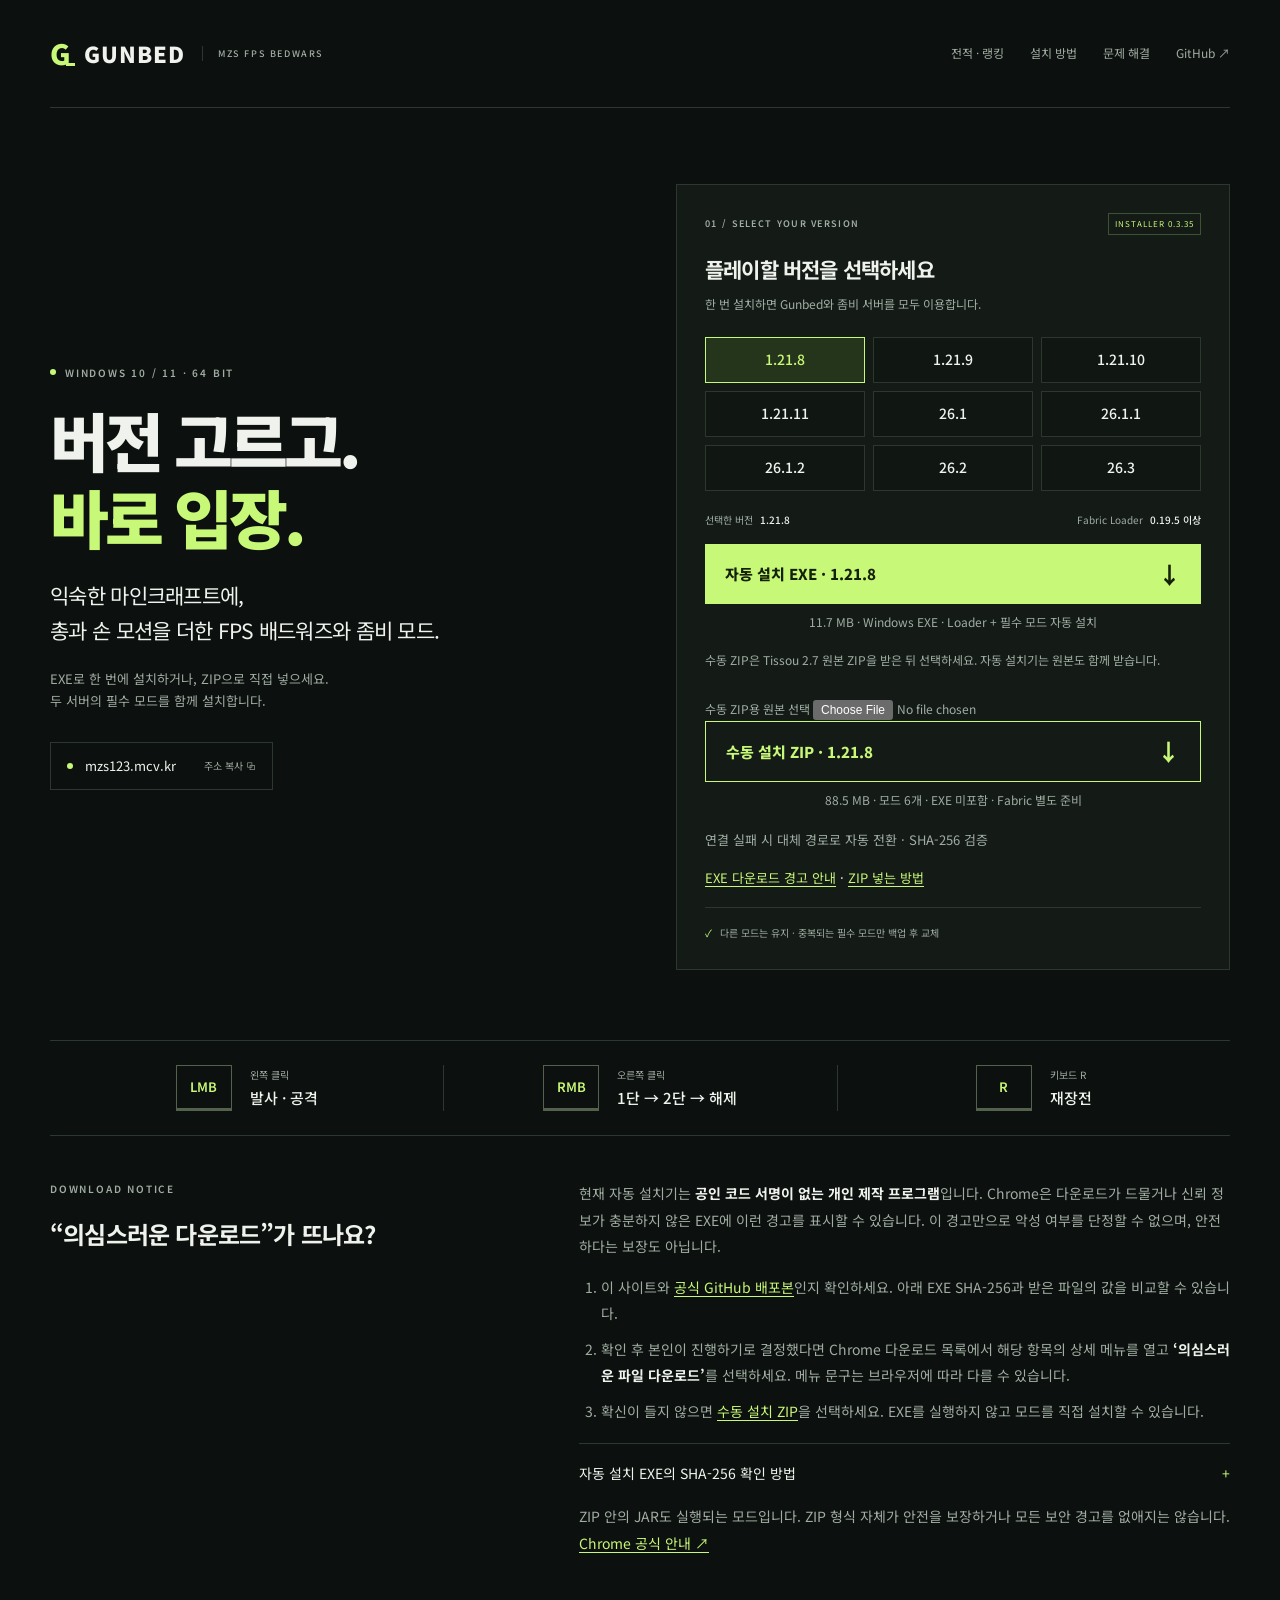
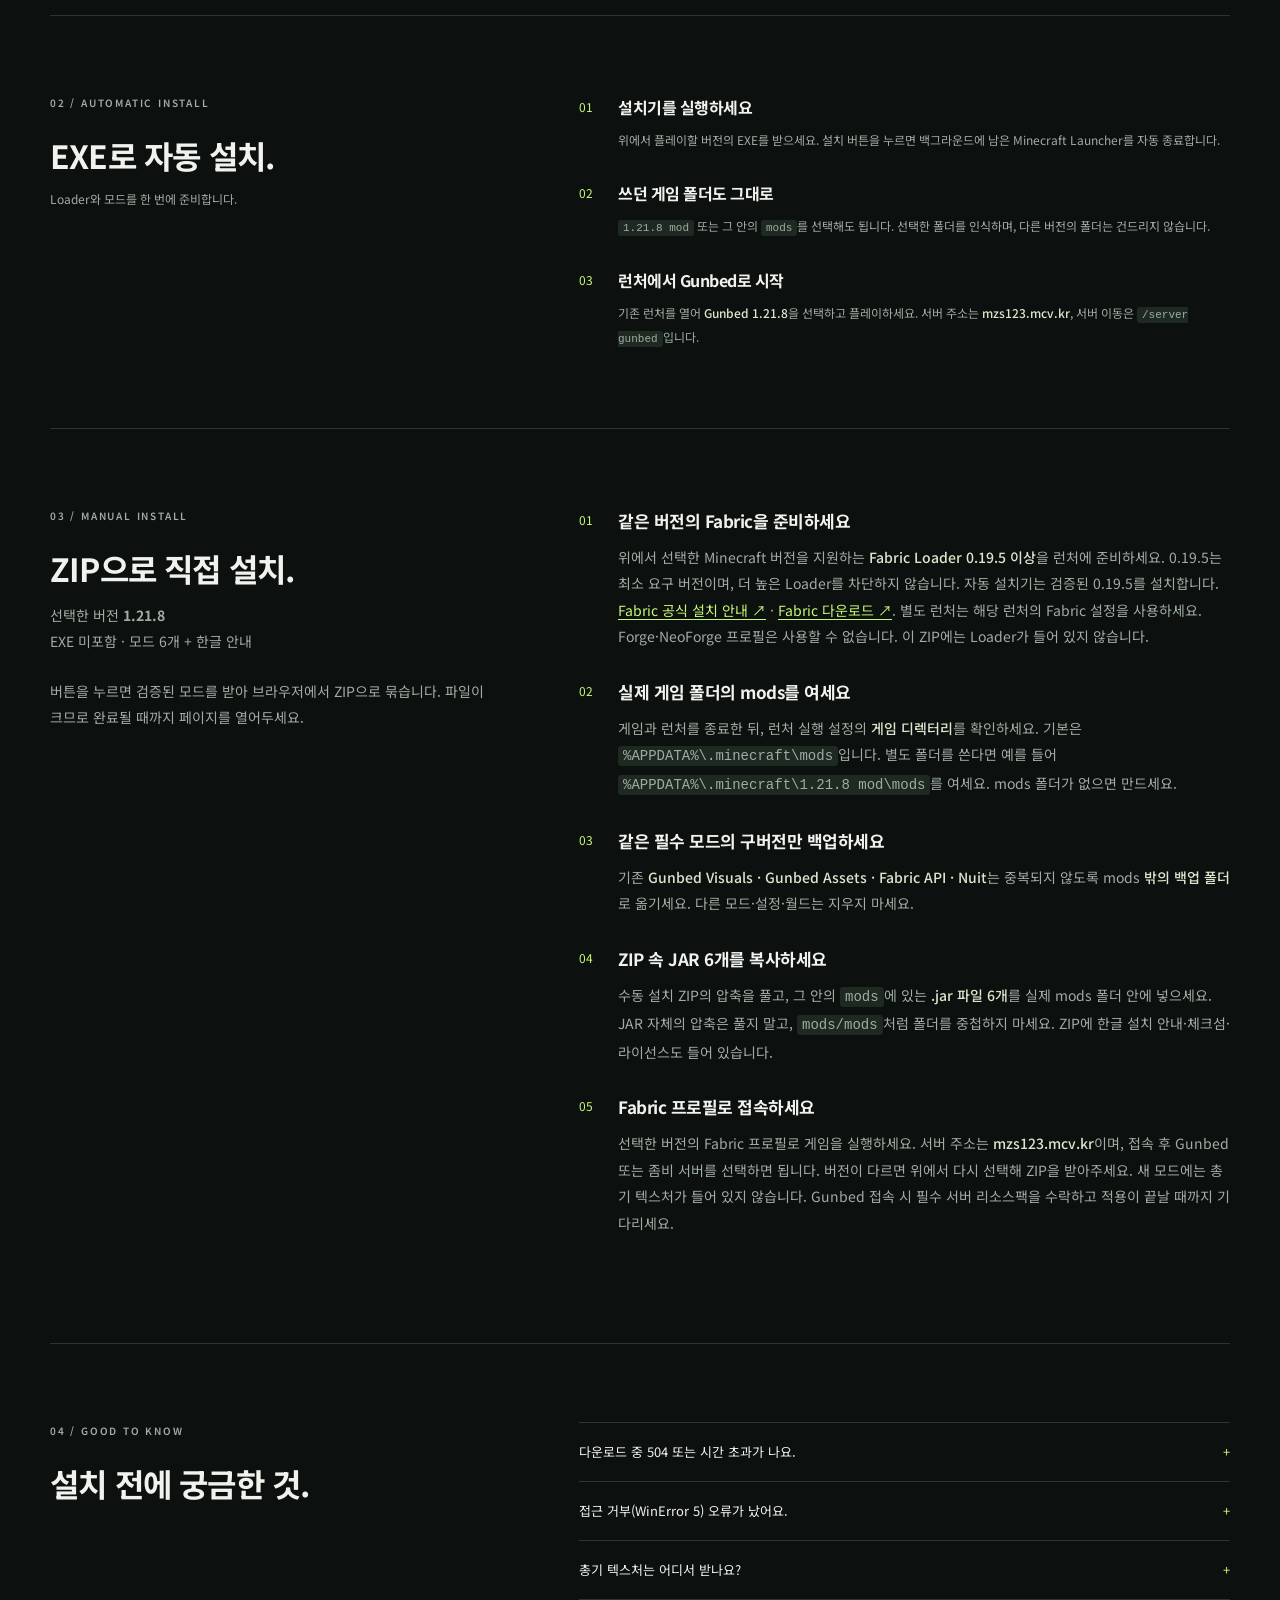
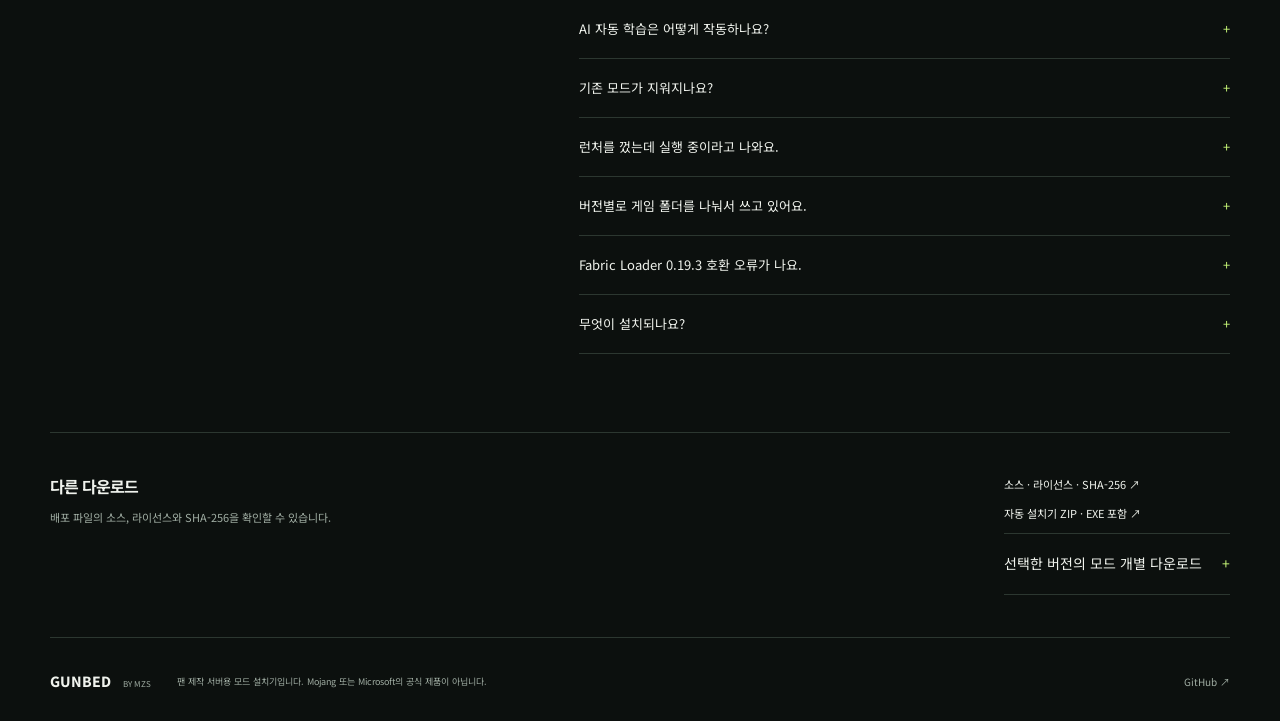
<file: docs/index.html>
<!doctype html>
<html lang="ko">
<head>
  <meta charset="utf-8"><meta name="viewport" content="width=device-width, initial-scale=1">
  <meta name="description" content="Gunbed FPS 배드워즈 · 좀비 서버 통합 모드 설치기. 마인크래프트 버전을 선택하고 설치하세요. 기존 모드와 버전별 게임 폴더는 유지합니다.">
  <meta name="theme-color" content="#0c100e"><title>Gunbed · 좀비 — 통합 모드 다운로드</title>
  <link rel="stylesheet" href="style.css?v=20261125-zombie"><script src="download-core.js?v=0.3.19" defer></script><script src="manual-pack.js?v=20261125-zombie" defer></script><script src="tissou-local.js?v=20261125-zombie" defer></script><script src="app.js?v=20261128-0333-display" defer></script>
</head>
<body>
<header class="header wrap">
  <a class="brand" href="./" aria-label="Gunbed 홈"><span class="mark" aria-hidden="true">G<span></span></span> GUNBED <small>MZS FPS BEDWARS</small></a>
  <nav aria-label="메뉴"><a href="stats/">전적 · 랭킹</a><a href="#guide">설치 방법</a><a href="#help">문제 해결</a><a href="https://github.com/churigame1234-ux/gunbed-installer" target="_blank" rel="noopener">GitHub ↗</a></nav>
</header>
<main>
<section class="hero wrap">
 <div class="intro">
  <p class="eyebrow"><span></span> WINDOWS 10 / 11 · 64 BIT</p>
  <h1>버전 고르고.<br><em>바로 입장.</em></h1>
  <p class="lead">익숙한 마인크래프트에,<br>총과 손 모션을 더한 FPS 배드워즈와 좀비 모드.</p>
  <p class="copy">EXE로 한 번에 설치하거나, ZIP으로 직접 넣으세요.<br>두 서버의 필수 모드를 함께 설치합니다.</p>
  <button id="server" class="server" type="button" aria-label="서버 주소 복사"><span class="status-dot"></span><span>mzs123.mcv.kr</span><span class="copy-label">주소 복사 ⧉</span></button>
  <p id="copy-status" class="sr-only" role="status"></p>
 </div>
 <div class="download" aria-labelledby="download-title">
  <div class="card-top"><span class="eyebrow">01 / SELECT YOUR VERSION</span><span class="release">INSTALLER <span data-installer-version>0.3.35</span></span></div>
  <h2 id="download-title">플레이할 버전을 선택하세요</h2>
  <p class="muted">한 번 설치하면 Gunbed와 좀비 서버를 모두 이용합니다.</p>
  <fieldset><legend>마인크래프트 버전</legend><div class="version-grid">
   <label><input type="radio" name="version" value="1.21.8" checked><span>1.21.8</span></label>
   <label><input type="radio" name="version" value="1.21.9"><span>1.21.9</span></label>
   <label><input type="radio" name="version" value="1.21.10"><span>1.21.10</span></label>
   <label><input type="radio" name="version" value="1.21.11"><span>1.21.11</span></label>
   <label><input type="radio" name="version" value="26.1"><span>26.1</span></label>
   <label><input type="radio" name="version" value="26.1.1"><span>26.1.1</span></label>
   <label><input type="radio" name="version" value="26.1.2"><span>26.1.2</span></label>
   <label><input type="radio" name="version" value="26.2"><span>26.2</span></label>
   <label><input type="radio" name="version" value="26.3"><span>26.3</span></label>
  </div></fieldset>
  <div class="selection"><span>선택한 버전 <strong id="chosen">1.21.8</strong></span><span>Fabric Loader <strong>0.19.5 이상</strong></span></div>
  <a id="download" class="download-button" href="files/v0.3.35/GunbedInstaller.exe" download="GunbedInstaller-1.21.8.exe"><span id="download-label">자동 설치 EXE · 1.21.8</span><span aria-hidden="true">↓</span></a>
  <p class="download-meta"><span id="download-size">Windows 설치기</span> · Loader + 필수 모드 자동 설치</p>
  <p class="muted">수동 ZIP은 <a href="https://mediafilez.forgecdn.net/files/4750/306/TZP_1.20.1_2.7.zip" target="_blank" rel="noopener">Tissou 2.7 원본 ZIP</a>을 받은 뒤 선택하세요. 자동 설치기는 원본도 함께 받습니다.</p>
  <label class="muted">수동 ZIP용 원본 선택 <input id="tissou-original" type="file" accept=".zip"></label>
  <button id="manual-download" class="download-button secondary" type="button"><span id="manual-label">수동 설치 ZIP · 1.21.8</span><span aria-hidden="true">↓</span></button>
  <p class="download-meta"><span id="manual-size">필수 모드 6개 + 설치 안내</span> · EXE 미포함 · Fabric 별도 준비</p>
  <p id="download-status" class="download-status" role="status" aria-live="polite">연결 실패 시 대체 경로로 자동 전환 · SHA-256 검증</p>
  <p class="backup-download"><a href="#download-warning">EXE 다운로드 경고 안내</a> · <a href="#manual-guide">ZIP 넣는 방법</a></p>
  <noscript><p class="download-note">수동 ZIP 묶음을 받으려면 JavaScript를 켜세요. <a href="https://github.com/churigame1234-ux/gunbed-installer/releases/tag/v0.3.35">GitHub 배포 파일</a>에서도 모드를 받을 수 있습니다.</p></noscript>
  <p class="preserve"><span aria-hidden="true">✓</span> 다른 모드는 유지 · 중복되는 필수 모드만 백업 후 교체</p>
 </div>
</section>
<section class="controls wrap" aria-label="기본 총기 조작">
 <div><span class="key">LMB</span><p>왼쪽 클릭<strong>발사 · 공격</strong></p></div>
 <div><span class="key">RMB</span><p>오른쪽 클릭<strong>1단 → 2단 → 해제</strong></p></div>
 <div><span class="key">R</span><p>키보드 R<strong>재장전</strong></p></div>
</section>
<section id="download-warning" class="install-notice wrap" aria-labelledby="warning-title">
 <div><p class="eyebrow">DOWNLOAD NOTICE</p><h2 id="warning-title">“의심스러운 다운로드”가 뜨나요?</h2></div>
 <div class="notice-copy">
  <p>현재 자동 설치기는 <strong>공인 코드 서명이 없는 개인 제작 프로그램</strong>입니다. Chrome은 다운로드가 드물거나 신뢰 정보가 충분하지 않은 EXE에 이런 경고를 표시할 수 있습니다. 이 경고만으로 악성 여부를 단정할 수 없으며, 안전하다는 보장도 아닙니다.</p>
  <ol><li>이 사이트와 <a href="https://github.com/churigame1234-ux/gunbed-installer/releases/tag/v0.3.35">공식 GitHub 배포본</a>인지 확인하세요. 아래 EXE SHA-256과 받은 파일의 값을 비교할 수 있습니다.</li><li>확인 후 본인이 진행하기로 결정했다면 Chrome 다운로드 목록에서 해당 항목의 상세 메뉴를 열고 <strong>‘의심스러운 파일 다운로드’</strong>를 선택하세요. 메뉴 문구는 브라우저에 따라 다를 수 있습니다.</li><li>확신이 들지 않으면 <a href="#download-title">수동 설치 ZIP</a>을 선택하세요. EXE를 실행하지 않고 모드를 직접 설치할 수 있습니다.</li></ol>
  <details class="hash-help"><summary>자동 설치 EXE의 SHA-256 확인 방법</summary><p>PowerShell에서 <code>Get-FileHash -Algorithm SHA256 "받은 파일의 전체 경로"</code>를 실행하고 아래 값과 비교하세요.</p><code id="installer-hash" class="hash-value">다운로드 정보 확인 중…</code><p>해시는 배포 파일과 같은지 확인하는 수단이며, 악성 코드가 없다는 증명은 아닙니다. 보안 프로그램을 끄지 마세요.</p></details>
  <p class="download-note">ZIP 안의 JAR도 실행되는 모드입니다. ZIP 형식 자체가 안전을 보장하거나 모든 보안 경고를 없애지는 않습니다. <a href="https://support.google.com/chrome/answer/6261569?hl=ko" target="_blank" rel="noopener">Chrome 공식 안내 ↗</a></p>
 </div>
</section>
<section id="guide" class="guide wrap">
 <div class="section-title"><p class="eyebrow">02 / AUTOMATIC INSTALL</p><h2>EXE로 자동 설치.</h2><p class="muted">Loader와 모드를 한 번에 준비합니다.</p></div>
 <ol class="steps">
  <li><span class="step-number">01</span><div><h3>설치기를 실행하세요</h3><p>위에서 플레이할 버전의 EXE를 받으세요. 설치 버튼을 누르면 백그라운드에 남은 Minecraft Launcher를 자동 종료합니다.</p></div></li>
  <li><span class="step-number">02</span><div><h3>쓰던 게임 폴더도 그대로</h3><p><code>1.21.8 mod</code> 또는 그 안의 <code>mods</code>를 선택해도 됩니다. 선택한 폴더를 인식하며, 다른 버전의 폴더는 건드리지 않습니다.</p></div></li>
  <li><span class="step-number">03</span><div><h3>런처에서 Gunbed로 시작</h3><p>기존 런처를 열어 <strong id="profile-name">Gunbed 1.21.8</strong>을 선택하고 플레이하세요. 서버 주소는 <strong>mzs123.mcv.kr</strong>, 서버 이동은 <code>/server gunbed</code>입니다.</p></div></li>
 </ol>
</section>
<section id="manual-guide" class="guide manual-guide wrap">
 <div class="section-title"><p class="eyebrow">03 / MANUAL INSTALL</p><h2>ZIP으로 직접 설치.</h2><p class="muted">선택한 버전 <strong id="manual-version">1.21.8</strong><br>EXE 미포함 · 모드 6개 + 한글 안내</p><p class="download-note">버튼을 누르면 검증된 모드를 받아 브라우저에서 ZIP으로 묶습니다. 파일이 크므로 완료될 때까지 페이지를 열어두세요.</p></div>
 <ol class="steps">
  <li><span class="step-number">01</span><div><h3>같은 버전의 Fabric을 준비하세요</h3><p>위에서 선택한 Minecraft 버전을 지원하는 <strong>Fabric Loader 0.19.5 이상</strong>을 런처에 준비하세요. 0.19.5는 최소 요구 버전이며, 더 높은 Loader를 차단하지 않습니다. 자동 설치기는 검증된 0.19.5를 설치합니다. <a href="https://docs.fabricmc.net/players/installing-fabric/windows" target="_blank" rel="noopener">Fabric 공식 설치 안내 ↗</a> · <a href="https://fabricmc.net/use/installer/" target="_blank" rel="noopener">Fabric 다운로드 ↗</a>. 별도 런처는 해당 런처의 Fabric 설정을 사용하세요. Forge·NeoForge 프로필은 사용할 수 없습니다. 이 ZIP에는 Loader가 들어 있지 않습니다.</p></div></li>
  <li><span class="step-number">02</span><div><h3>실제 게임 폴더의 mods를 여세요</h3><p>게임과 런처를 종료한 뒤, 런처 실행 설정의 <strong>게임 디렉터리</strong>를 확인하세요. 기본은 <code>%APPDATA%\.minecraft\mods</code>입니다. 별도 폴더를 쓴다면 예를 들어 <code>%APPDATA%\.minecraft\1.21.8 mod\mods</code>를 여세요. mods 폴더가 없으면 만드세요.</p></div></li>
  <li><span class="step-number">03</span><div><h3>같은 필수 모드의 구버전만 백업하세요</h3><p>기존 <strong>Gunbed Visuals · Gunbed Assets · Fabric API · Nuit</strong>는 중복되지 않도록 mods <strong>밖의 백업 폴더</strong>로 옮기세요. 다른 모드·설정·월드는 지우지 마세요.</p></div></li>
  <li><span class="step-number">04</span><div><h3>ZIP 속 JAR 6개를 복사하세요</h3><p>수동 설치 ZIP의 압축을 풀고, 그 안의 <code>mods</code>에 있는 <strong>.jar 파일 6개</strong>를 실제 mods 폴더 안에 넣으세요. JAR 자체의 압축은 풀지 말고, <code>mods/mods</code>처럼 폴더를 중첩하지 마세요. ZIP에 한글 설치 안내·체크섬·라이선스도 들어 있습니다.</p></div></li>
  <li><span class="step-number">05</span><div><h3>Fabric 프로필로 접속하세요</h3><p>선택한 버전의 Fabric 프로필로 게임을 실행하세요. 서버 주소는 <strong>mzs123.mcv.kr</strong>이며, 접속 후 Gunbed 또는 좀비 서버를 선택하면 됩니다. 버전이 다르면 위에서 다시 선택해 ZIP을 받아주세요. 새 모드에는 총기 텍스처가 들어 있지 않습니다. Gunbed 접속 시 필수 서버 리소스팩을 수락하고 적용이 끝날 때까지 기다리세요.</p></div></li>
 </ol>
</section>
<section id="help" class="help wrap">
 <div class="section-title"><p class="eyebrow">04 / GOOD TO KNOW</p><h2>설치 전에 궁금한 것.</h2></div>
 <div class="questions">
  <details><summary>다운로드 중 504 또는 시간 초과가 나요.</summary><p>기본 다운로드와 대체 경로를 순서대로 시도하며 파일 크기와 SHA-256을 검증합니다. 수동 ZIP도 같은 방식으로 모드를 확인합니다. 계속 실패하면 아래 개별 모드 링크나 GitHub 배포 파일을 이용하세요. ‘자동 설치기 ZIP’은 EXE가 든 압축 파일로, 수동 모드팩과는 다릅니다.</p></details>
  <details><summary>접근 거부(WinError 5) 오류가 났어요.</summary><p>설치기 <span data-installer-version>0.3.35</span>은 기존 Gunbed 기능과 좀비 조작·외형을 함께 설치합니다. 총기 공통 에셋은 0.3.20을 유지합니다. 총기 텍스처는 모드에 포함하지 않고 Gunbed 접속 시 필수 서버 리소스팩으로 받습니다. DeltaForce 공격 모션·장전/휘두르기 음량·CrackShot 킬로그 아이콘을 수정했습니다. 새 WAT 총기·DeltaForce 근접·42Labs 투척 무기와 관전 중 유지되는 킬로그를 지원합니다. 기존 조준경 시야 수정도 포함합니다. 파일 사용 중 여부를 먼저 확인하고, 필수 모드의 읽기 전용 속성을 백업 후 처리합니다. 기존 게임 폴더를 선택해 다시 설치하세요. 경기 시작·리스폰 후 중앙 선택창에서 1번은 랜덤 무기, 2번은 즐겨찾기, 3번은 수동 선택입니다. 리스폰 후에는 4번으로 죽기 전 마지막 무기 세트를 다시 받습니다. 임시 후원 무기도 복원되며 당첨 공지는 반복하지 않습니다. 기록은 경기 종료 시 사라집니다. 골데·VSS·더블배럴은 우클릭으로 A/B 모드를 전환합니다. G36·바스티온은 우클릭으로 시즈 전개·해제하며, 해제 완료 후 움직일 수 있습니다.</p></details>
  <details><summary>총기 텍스처는 어디서 받나요?</summary><p>0.3.20 공통 모드부터 텍스처와 관련 아이콘 정의는 Gunbed 서버 리소스팩으로 제공합니다. 모드 6개를 설치한 뒤 Gunbed에 접속해 필수 팩을 적용하세요. 팩은 사용자 PC에 다운로드됩니다. ItemsAdder의 압축 해제 방지를 적용했으며 완전한 추출 방지를 보장하는 기능은 아닙니다. 구버전에 이미 포함된 파일에는 이 보호를 소급 적용할 수 없습니다.</p></details>
  <details><summary>AI 자동 학습은 어떻게 작동하나요?</summary><p>0.3.19부터 플레이어는 조작만 전송하며 화면 읽기를 하지 않습니다. 별도 저해상도 관전자 클라이언트가 Orchestra 플레이 시점을 재구성해 학습 자료와 연결합니다. 사용자의 실제 화면 녹화와는 차이가 있으며 바탕화면은 촬영하지 않습니다. 실제 사람의 완료 경기 자료를 모아 학습·검사하며, 개선이 확인된 모델만 다음 경기부터 사용합니다. 처음부터 학습된 사람 수준의 AI가 들어 있는 것은 아닙니다. 학습 중에는 AI전 입장이 잠시 제한됩니다.</p></details>
  <details><summary>기존 모드가 지워지나요?</summary><p>다른 모드·설정·월드는 유지합니다. Gunbed Visuals, Gunbed Assets, Fabric API, Nuit, 좀비 자산, 로컬 Tissou와 모드 ID가 같은 파일만 백업 후 교체합니다. 백업은 실제 <code>.minecraft/gunbed-backups</code>에 저장합니다.</p></details>
  <details><summary>런처를 껐는데 실행 중이라고 나와요.</summary><p>설치기가 현재 사용자·세션의 Minecraft Launcher를 정리합니다. 종료할 수 없는 백그라운드 런처만 남은 경우에는 설치 파일 접근 검사를 거쳐 계속합니다. 실제 파일 잠금이나 폴더 권한 문제가 있으면 해당 경로를 안내합니다. 파일이 게임에서 사용 중이라면 마인크래프트 게임 창을 종료한 뒤 다시 설치하세요.</p></details>
  <details><summary>버전별로 게임 폴더를 나눠서 쓰고 있어요.</summary><p>그대로 사용하세요. <code>.minecraft/1.21.8 mod/mods</code>를 선택하면 바로 그 mods 폴더에 설치합니다. Fabric Loader의 실행 파일만 실제 .minecraft에 설치하고, 실행 설정의 게임 폴더는 선택한 위치로 연결합니다.</p></details>
  <details><summary>Fabric Loader 0.19.3 호환 오류가 나요.</summary><p>이전 설치기 대신 위의 <span data-installer-version>0.3.35</span> 설치기로 설치하세요. Loader 0.19.5를 함께 설치하고 기존 Fabric 실행 설정도 갱신합니다. 런처를 다시 열어 Gunbed 실행 설정을 선택하세요.</p></details>
  <details><summary>무엇이 설치되나요?</summary><p>Gunbed Visuals, 공용 총기 에셋, Fabric API, Nuit, 좀비 자산, 로컬 Tissou 여섯 모드와 Fabric Loader 0.19.5입니다. 원본 TaCZ 런타임은 필요하지 않습니다. 기본 마인크래프트 런처 기준이며, 별도 인스턴스 관리 런처의 설정은 자동 변경하지 않습니다.</p></details>
 </div>
</section>
<section class="alternatives wrap">
 <div><h2>다른 다운로드</h2><p class="muted">배포 파일의 소스, 라이선스와 SHA-256을 확인할 수 있습니다.</p></div>
 <div class="alternative-links"><a href="https://github.com/churigame1234-ux/gunbed-installer/releases/tag/v0.3.35">소스 · 라이선스 · SHA-256 ↗</a><a id="mirror-zip" href="https://github.com/churigame1234-ux/gunbed-installer/releases/tag/v0.3.35">자동 설치기 ZIP · EXE 포함 ↗</a><details id="individual-mods"><summary>선택한 버전의 모드 개별 다운로드</summary><p>ZIP 묶음 다운로드가 어려울 때 아래 JAR 6개를 모두 받아 수동 설치 안내대로 넣으세요. Tissou 로컬 모드는 위 수동 ZIP 버튼이 이 브라우저에서 준비합니다. 개별 JAR만 받는 경우에도 원본 ZIP을 선택해 수동 묶음을 완성하세요.</p><ul id="individual-links"></ul></details></div>
</section>
</main>
<footer class="wrap"><span>GUNBED <small>BY MZS</small></span><p>팬 제작 서버용 모드 설치기입니다. Mojang 또는 Microsoft의 공식 제품이 아닙니다.</p><a href="https://github.com/churigame1234-ux/gunbed-installer">GitHub ↗</a></footer>
</body></html>
</file>
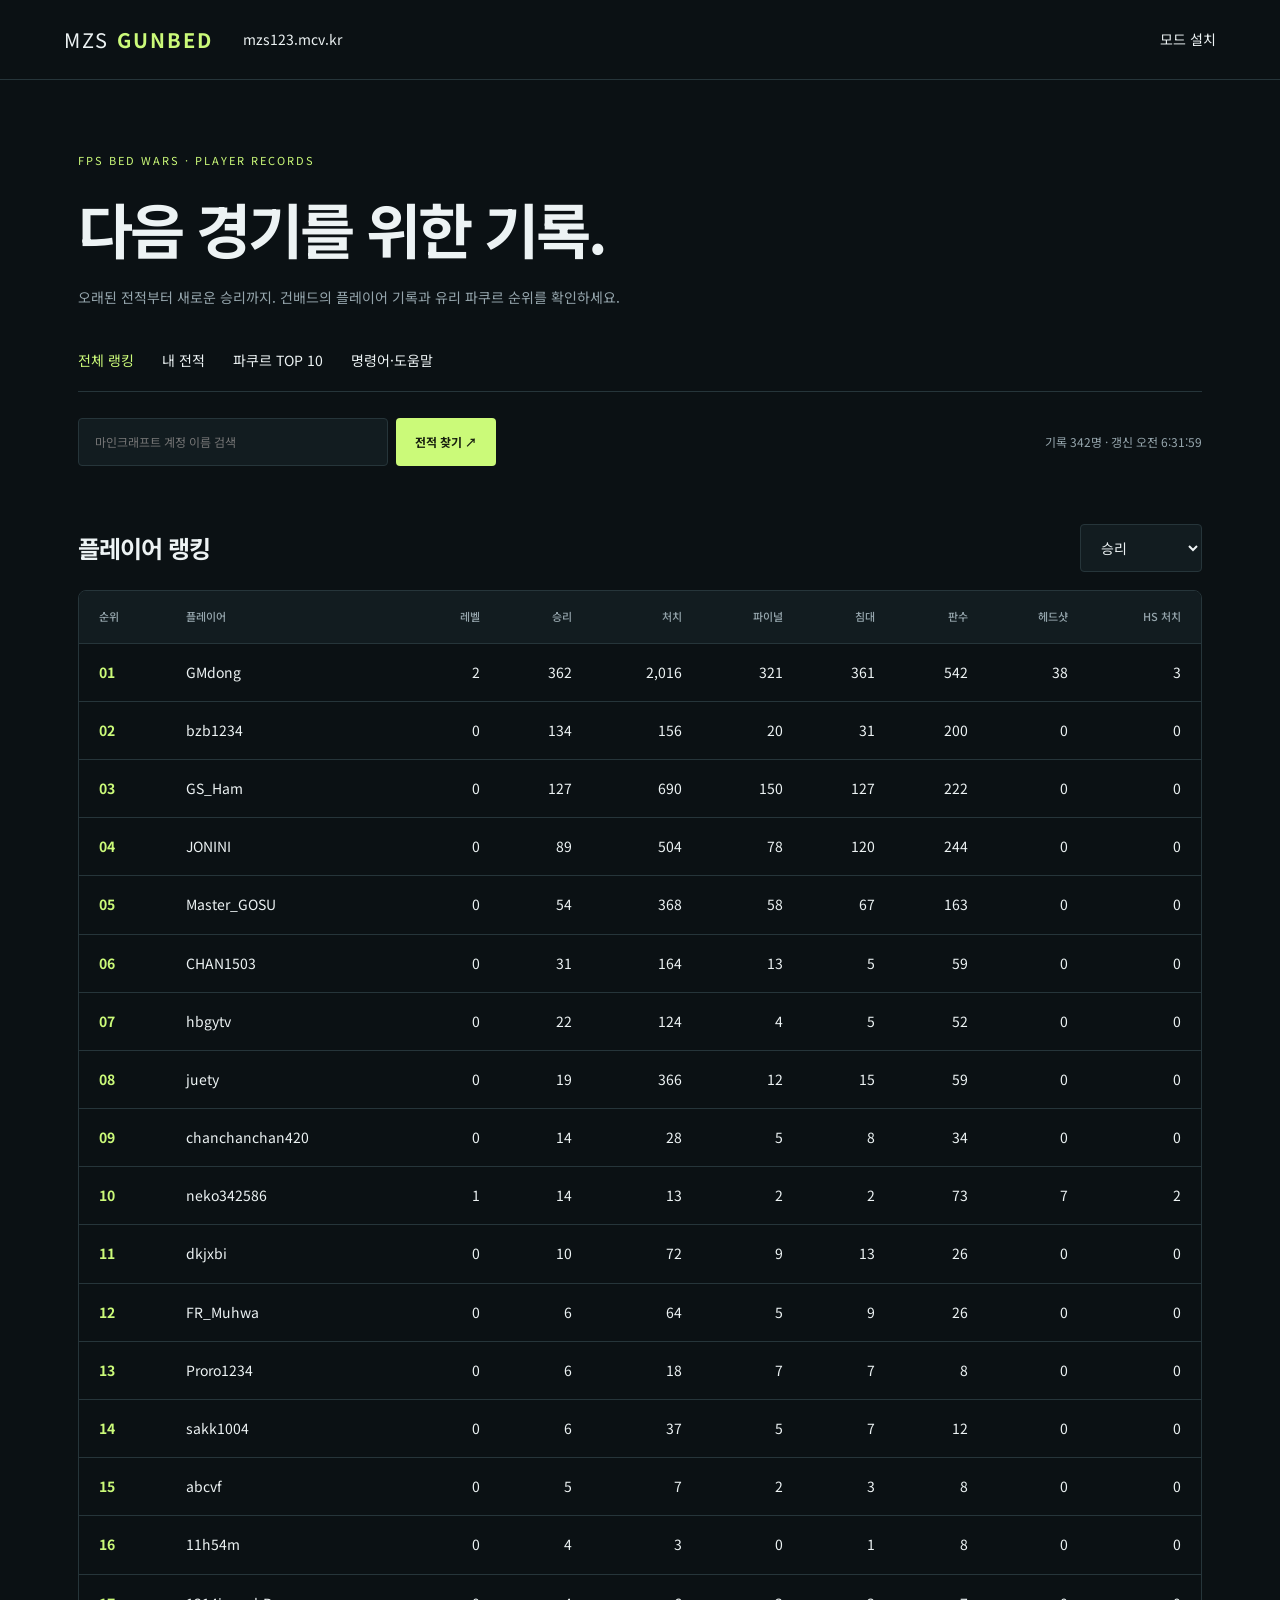
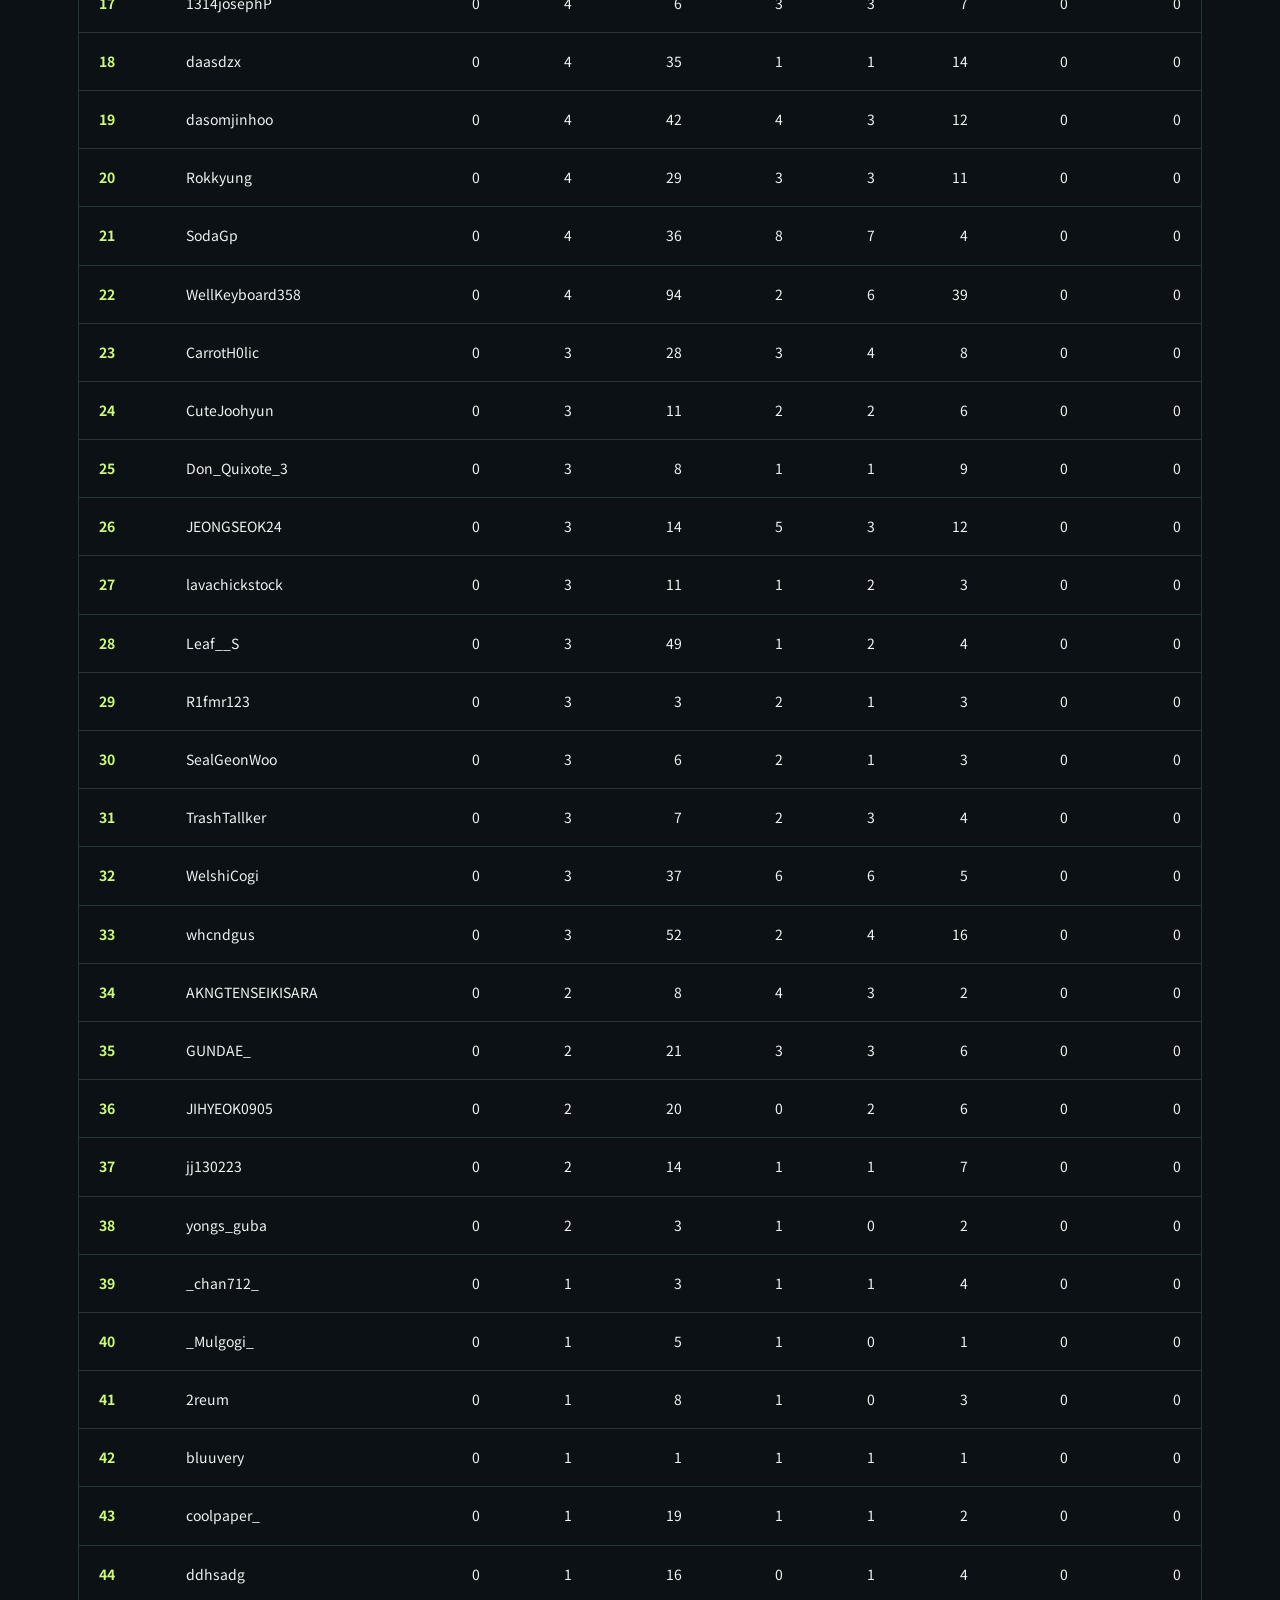
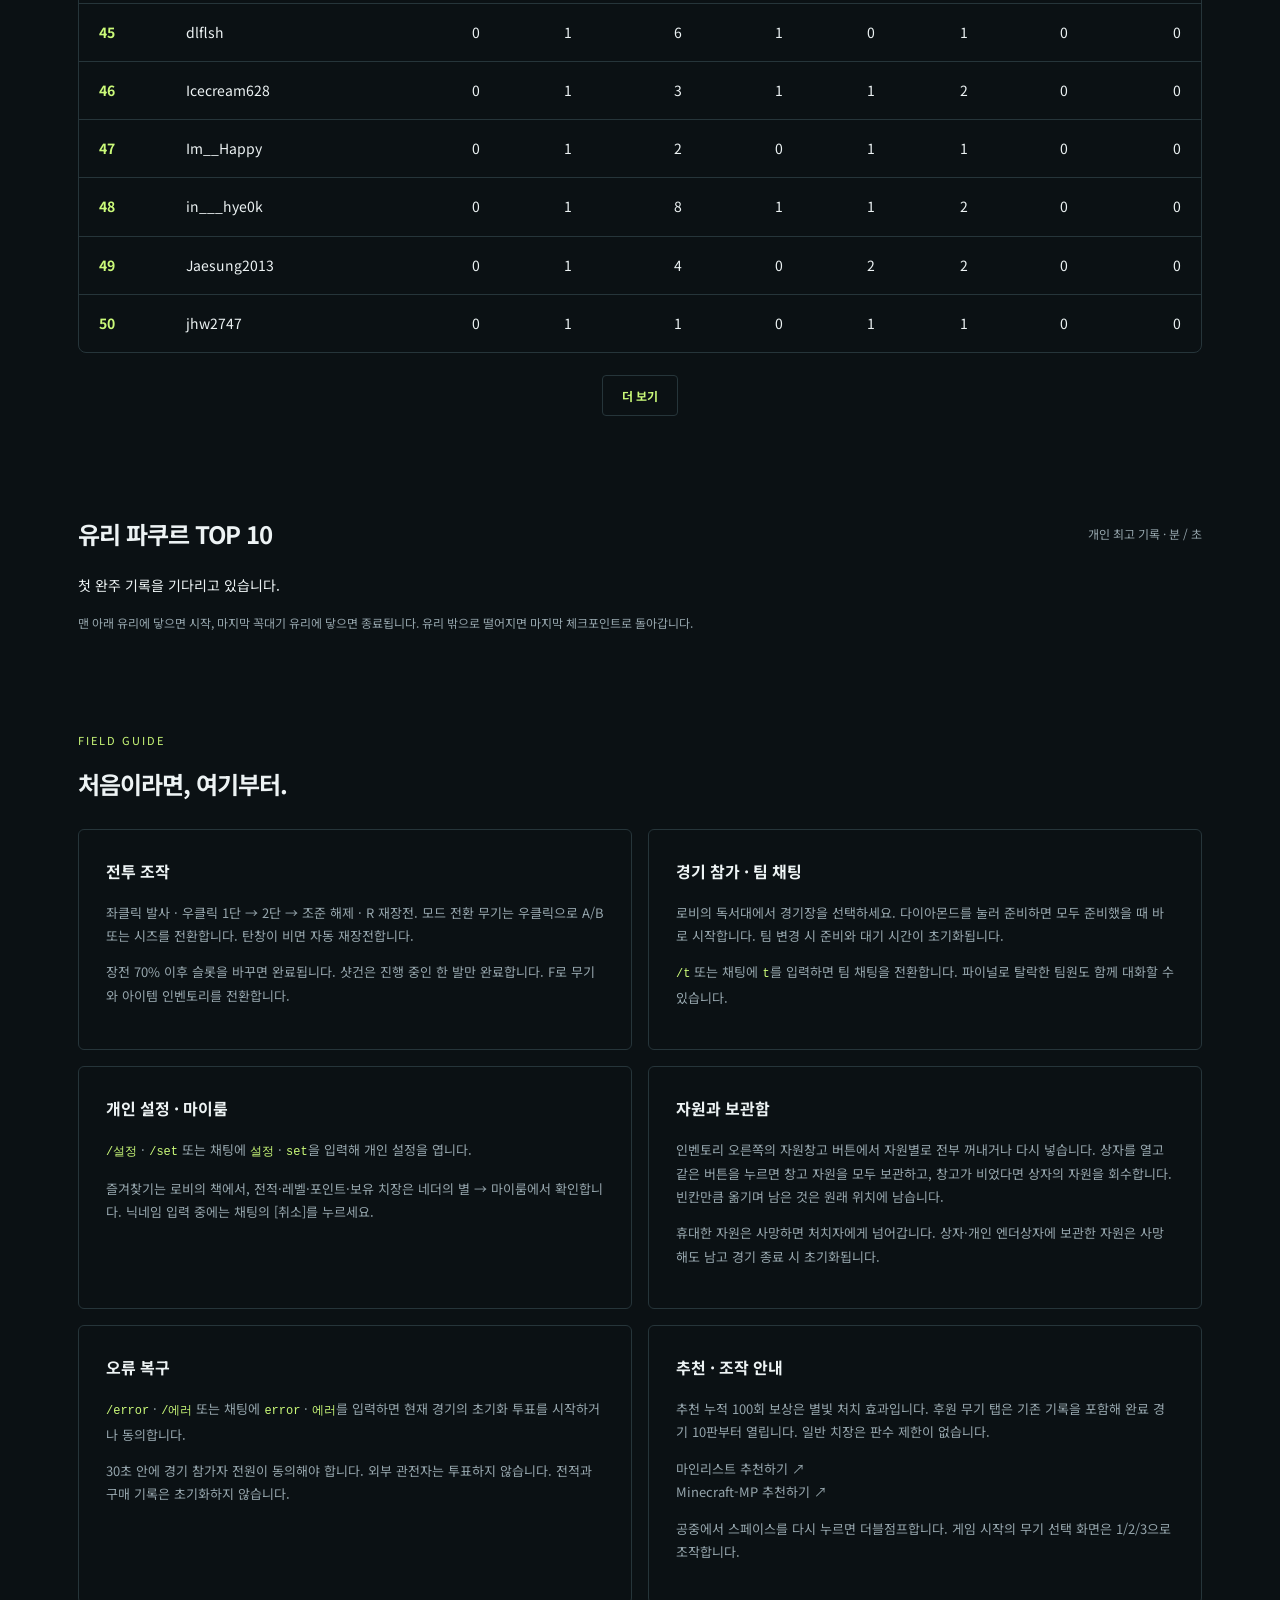
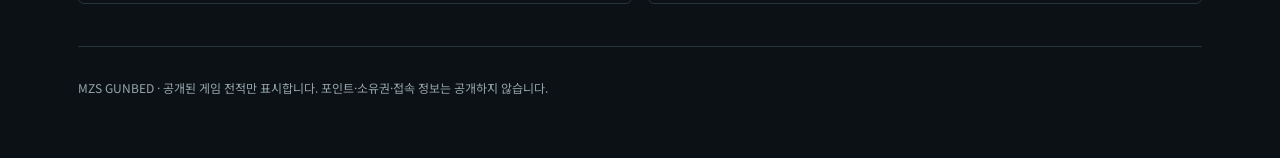
<file: docs/stats/index.html>
<!doctype html><html lang="ko"><meta charset="utf-8"><meta name="viewport" content="width=device-width, initial-scale=1"><title>MZS Gunbed · 전적과 랭킹</title><link rel="stylesheet" href="style.css"><body>
<header><a class="brand" href="../">MZS <b>GUNBED</b></a><span>mzs123.mcv.kr</span><a href="../">모드 설치</a></header>
<main><p class="eyebrow">FPS BED WARS · PLAYER RECORDS</p><h1>다음 경기를 위한 기록.</h1><p class="intro">오래된 전적부터 새로운 승리까지. 건배드의 플레이어 기록과 유리 파쿠르 순위를 확인하세요.</p>
<nav><a href="#rankings">전체 랭킹</a><a href="#profile">내 전적</a><a href="#parkour">파쿠르 TOP 10</a><a href="#help">명령어·도움말</a></nav>
<div class="toolbar"><form id="search"><input id="name" aria-label="마인크래프트 계정 이름" placeholder="마인크래프트 계정 이름 검색" maxlength="32"><button>전적 찾기 ↗</button></form><span id="status">서버 기록을 불러오는 중…</span></div>
<section id="profile" hidden><div class="section-title"><h2 id="playerName">플레이어 전적</h2><span id="nickname"></span></div><div class="metrics" id="metrics"></div></section>
<section id="rankings"><div class="section-title"><h2>플레이어 랭킹</h2><select id="sort" aria-label="랭킹 기준"><option value="wins">승리</option><option value="finals">파이널 킬</option><option value="kills">처치</option><option value="beds">침대 파괴</option><option value="level">레벨</option><option value="headshotKills">헤드샷 처치</option><option value="headshots">헤드샷 적중</option></select></div><div class="table-wrap"><table><thead><tr><th>순위</th><th>플레이어</th><th>레벨</th><th>승리</th><th>처치</th><th>파이널</th><th>침대</th><th>판수</th><th>헤드샷</th><th>HS 처치</th></tr></thead><tbody id="rankingRows"></tbody></table></div><button id="more" class="quiet">더 보기</button></section>
<section id="parkour"><div class="section-title"><h2>유리 파쿠르 TOP 10</h2><span>개인 최고 기록 · 분 / 초</span></div><ol id="parkourRows"></ol><p class="muted">맨 아래 유리에 닿으면 시작, 마지막 꼭대기 유리에 닿으면 종료됩니다. 유리 밖으로 떨어지면 마지막 체크포인트로 돌아갑니다.</p></section>
<section id="help"><p class="eyebrow">FIELD GUIDE</p><h2>처음이라면, 여기부터.</h2><div class="help-grid"><article><h3>전투 조작</h3><p>좌클릭 발사 · 우클릭 1단 → 2단 → 조준 해제 · R 재장전. 모드 전환 무기는 우클릭으로 A/B 또는 시즈를 전환합니다. 탄창이 비면 자동 재장전합니다.</p><p>장전 70% 이후 슬롯을 바꾸면 완료됩니다. 샷건은 진행 중인 한 발만 완료합니다. F로 무기와 아이템 인벤토리를 전환합니다.</p></article><article><h3>경기 참가 · 팀 채팅</h3><p>로비의 독서대에서 경기장을 선택하세요. 다이아몬드를 눌러 준비하면 모두 준비했을 때 바로 시작합니다. 팀 변경 시 준비와 대기 시간이 초기화됩니다.</p><p><code>/t</code> 또는 채팅에 <code>t</code>를 입력하면 팀 채팅을 전환합니다. 파이널로 탈락한 팀원도 함께 대화할 수 있습니다.</p></article><article><h3>개인 설정 · 마이룸</h3><p><code>/설정</code> · <code>/set</code> 또는 채팅에 <code>설정</code> · <code>set</code>을 입력해 개인 설정을 엽니다.</p><p>즐겨찾기는 로비의 책에서, 전적·레벨·포인트·보유 치장은 네더의 별 → 마이룸에서 확인합니다. 닉네임 입력 중에는 채팅의 [취소]를 누르세요.</p></article><article><h3>자원과 보관함</h3><p>인벤토리 오른쪽의 자원창고 버튼에서 자원별로 전부 꺼내거나 다시 넣습니다. 상자를 열고 같은 버튼을 누르면 창고 자원을 모두 보관하고, 창고가 비었다면 상자의 자원을 회수합니다. 빈칸만큼 옮기며 남은 것은 원래 위치에 남습니다.</p><p>휴대한 자원은 사망하면 처치자에게 넘어갑니다. 상자·개인 엔더상자에 보관한 자원은 사망해도 남고 경기 종료 시 초기화됩니다.</p></article><article><h3>오류 복구</h3><p><code>/error</code> · <code>/에러</code> 또는 채팅에 <code>error</code> · <code>에러</code>를 입력하면 현재 경기의 초기화 투표를 시작하거나 동의합니다.</p><p>30초 안에 경기 참가자 전원이 동의해야 합니다. 외부 관전자는 투표하지 않습니다. 전적과 구매 기록은 초기화하지 않습니다.</p></article><article><h3>추천 · 조작 안내</h3><p>추천 누적 100회 보상은 별빛 처치 효과입니다. 후원 무기 탭은 기존 기록을 포함해 완료 경기 10판부터 열립니다. 일반 치장은 판수 제한이 없습니다.</p><p><a href="https://minelist.kr/servers/mzs123.mcv.kr" target="_blank" rel="noopener">마인리스트 추천하기 ↗</a><br><a href="https://minecraft-mp.com/server-s329129" target="_blank" rel="noopener">Minecraft-MP 추천하기 ↗</a></p><p>공중에서 스페이스를 다시 누르면 더블점프합니다. 게임 시작의 무기 선택 화면은 1/2/3으로 조작합니다.</p></article></div></section>
<footer>MZS GUNBED · 공개된 게임 전적만 표시합니다. 포인트·소유권·접속 정보는 공개하지 않습니다.</footer></main><script src="app.js"></script></body></html>
</file>
<file: docs/style.css>
@import url('https://fonts.googleapis.com/css2?family=Noto+Sans+KR:wght@400;500;600;700;800;900&display=swap');
:root{--bg:#0c100e;--panel:#141b17;--line:#2c3730;--text:#f0f3ed;--muted:#a0ada3;--accent:#c8f878;color-scheme:dark;font-family:'Noto Sans KR','Malgun Gothic',sans-serif;font-synthesis:none}*{box-sizing:border-box}html{scroll-behavior:smooth;scroll-padding-top:30px}body{margin:0;background:var(--bg);color:var(--text);line-height:1.7}a{color:inherit;text-decoration:none}button,input{font:inherit}button,a,input,summary{-webkit-tap-highlight-color:transparent}a:focus-visible,button:focus-visible,input:focus-visible+span,summary:focus-visible{outline:2px solid var(--accent);outline-offset:5px}.wrap{width:min(1180px,calc(100% - 80px));margin-inline:auto}.header{height:108px;display:flex;align-items:center;justify-content:space-between;border-bottom:1px solid var(--line)}.brand{display:flex;align-items:center;gap:12px;font-weight:900;font-size:22px;letter-spacing:1px}.brand small{font-size:9px;color:var(--muted);font-weight:500;letter-spacing:1.6px;border-left:1px solid var(--line);padding-left:15px;margin-left:5px}.mark{font-size:28px;color:var(--accent);line-height:1;position:relative}.mark>span{display:block;width:9px;height:3px;background:var(--accent);position:absolute;right:-3px;bottom:1px}nav{display:flex;gap:26px;font-size:12px;color:var(--muted)}nav a:hover{color:var(--accent)}.hero{display:grid;grid-template-columns:1fr 1fr;gap:72px;padding-block:76px 70px;align-items:center}.eyebrow{font-size:10px;font-weight:600;letter-spacing:1.8px;color:var(--muted);margin:0 0 20px}.intro>.eyebrow{display:flex;align-items:center;gap:9px}.intro>.eyebrow>span,.status-dot{width:6px;height:6px;background:var(--accent);border-radius:50%;display:inline-block}h1{font-size:clamp(48px,5vw,70px);letter-spacing:-4px;line-height:1.2;margin:0 0 24px;font-weight:900}h1 em{font-style:normal;color:var(--accent)}.lead{font-size:21px;line-height:1.65;letter-spacing:-.7px;margin:0 0 20px}.copy{font-size:13px;color:var(--muted);margin-bottom:30px}.server{display:flex;align-items:center;gap:12px;border:1px solid var(--line);background:transparent;color:var(--text);padding:12px 16px;cursor:pointer;font-size:13px}.copy-label{font-size:10px;color:var(--muted);margin-left:16px}.server:hover{border-color:var(--accent)}.download{background:var(--panel);border:1px solid var(--line);padding:28px}.card-top{display:flex;justify-content:space-between;gap:10px;align-items:center;margin-bottom:20px}.card-top .eyebrow{margin:0;font-size:9px;letter-spacing:1.3px}.release{font-size:8px;letter-spacing:1px;color:var(--accent);border:1px solid #3e5131;padding:3px 6px;white-space:nowrap}h2{font-size:23px;line-height:1.4;letter-spacing:-.8px;margin:0 0 10px}.download h2{font-size:21px}.muted{font-size:12px;color:var(--muted);margin:0 0 23px}fieldset{border:0;padding:0;margin:0}legend{position:absolute;clip-path:inset(50%);height:1px;width:1px;overflow:hidden}.version-grid{display:grid;grid-template-columns:repeat(3,1fr);gap:8px}.version-grid label{position:relative;cursor:pointer}.version-grid input{position:absolute;opacity:0;width:100%;height:100%;margin:0;cursor:pointer}.version-grid span{display:flex;align-items:center;justify-content:center;min-height:46px;background:#101612;border:1px solid var(--line);font-size:14px;font-weight:500;transition:background .16s,border-color .16s}.version-grid input:checked+span{border-color:var(--accent);background:#25351b;color:var(--accent)}.version-grid label:hover span{border-color:#7c955f}.selection{display:flex;justify-content:space-between;font-size:10px;color:var(--muted);margin:20px 0 16px}.selection strong{color:var(--text);font-weight:500;margin-left:4px}.download-button{display:flex;justify-content:space-between;align-items:center;padding:17px 20px;background:var(--accent);color:#142008;font-weight:800;font-size:15px;transition:background .15s}.download-button:hover{background:#dbffad}.download-button>span:last-child{font-size:23px;line-height:1}.download-meta{font-size:10px;color:var(--muted);text-align:center;margin:10px 0 22px}.preserve{font-size:10px;color:var(--muted);border-top:1px solid var(--line);padding-top:16px;margin:0}.preserve>span{color:var(--accent);margin-right:5px}.game{position:relative;border:1px solid var(--line);height:300px;overflow:hidden}.game img{width:100%;height:100%;object-fit:cover;object-position:50% 67%;image-rendering:auto;filter:brightness(.8)}.game-caption{position:absolute;inset:0;display:flex;flex-direction:column;justify-content:flex-end;padding:28px;background:linear-gradient(transparent 35%,#0c100edb)}.game-caption>span{font-size:8px;letter-spacing:2px;color:#c7d2c8}.game-caption p{font-size:13px;margin:8px 0 0}.game-caption b{padding:0 12px;color:var(--accent)}.guide,.help{display:grid;grid-template-columns:1fr 1.5fr;gap:95px;padding-block:78px;border-bottom:1px solid var(--line)}.section-title h2{font-size:32px;line-height:1.5}.steps{list-style:none;margin:0;padding:0}.steps li{display:flex;gap:25px;padding-bottom:28px}.steps li:last-child{padding-bottom:0}.step-number{font-size:12px;color:var(--accent);padding-top:3px}.steps h3{font-size:16px;letter-spacing:-.5px;margin:0 0 8px}.steps p,details p{font-size:12px;color:var(--muted);margin:0;line-height:1.9}.steps strong{color:#d9e8cd;font-weight:500}code{background:#1e2921;padding:2px 5px;border-radius:3px;font-size:11px;overflow-wrap:anywhere}details{border-top:1px solid var(--line);padding:18px 0}details:last-child{border-bottom:1px solid var(--line)}summary{font-size:13px;cursor:pointer;list-style:none;display:flex;justify-content:space-between;gap:20px}summary:after{content:'+';color:var(--accent)}details[open] summary:after{content:'−'}details p{padding-top:13px}.alternatives{display:flex;justify-content:space-between;gap:40px;padding-block:42px;border-bottom:1px solid var(--line)}.alternatives h2{font-size:16px}.alternatives .muted{font-size:11px;margin:0}.alternative-links{display:flex;flex-direction:column;gap:10px;font-size:11px;white-space:nowrap}.alternative-links a:hover{color:var(--accent)}footer{display:flex;align-items:center;gap:26px;padding-block:32px;color:var(--muted)}footer>span{font-weight:800;color:var(--text);font-size:14px;white-space:nowrap}footer small{font-size:8px;font-weight:400;margin-left:8px;color:var(--muted)}footer p{font-size:9px;flex:1;margin:0}footer a{font-size:10px}.sr-only{position:absolute;width:1px;height:1px;overflow:hidden;clip-path:inset(50%)}
@media(min-width:1500px){.hero{gap:110px}}
@media(max-width:900px){.wrap{width:calc(100% - 44px)}.hero{gap:32px}h1{font-size:49px}.download{padding:21px}.brand small{display:none}.guide,.help{gap:40px}.section-title h2{font-size:27px}.selection{font-size:9px}.game{height:265px}}
@media(max-width:650px){.wrap{width:calc(100% - 36px)}.header{height:80px}.brand{font-size:19px}nav{gap:16px;font-size:10px}nav a:first-child{display:none}.hero{grid-template-columns:1fr;gap:36px;padding-block:42px}.intro .eyebrow{margin-bottom:18px}h1{font-size:54px;letter-spacing:-3px}.lead{font-size:19px}.copy{font-size:12px}.download{padding:23px}.download h2{font-size:20px}.game{height:230px}.game-caption{padding:18px}.game-caption p{font-size:10px}.game-caption b{padding:0 4px}.guide,.help{grid-template-columns:1fr;gap:28px;padding-block:43px}.section-title .eyebrow{margin-bottom:12px}.section-title h2{font-size:26px}.section-title h2 br{display:none}.steps li{gap:18px}.alternatives{flex-direction:column;gap:22px;padding-block:30px}.alternative-links{flex-direction:row;flex-wrap:wrap;gap:18px}footer{gap:15px;flex-wrap:wrap}footer p{min-width:200px;font-size:8px}footer a{display:none}}
@media(prefers-reduced-motion:reduce){html{scroll-behavior:auto}*{transition:none!important}}

.controls{display:grid;grid-template-columns:repeat(3,1fr);border-top:1px solid var(--line);border-bottom:1px solid var(--line);padding-block:24px}.controls>div{display:flex;align-items:center;justify-content:center;gap:18px}.controls>div+div{border-left:1px solid var(--line)}.key{min-width:56px;padding:10px 8px;text-align:center;border:1px solid #53624c;border-bottom:3px solid #53624c;color:var(--accent);font-size:13px;font-weight:600}.controls p{font-size:10px;color:var(--muted);margin:0}.controls strong{display:block;font-size:15px;font-weight:500;color:var(--text);margin-top:2px}@media(max-width:650px){.controls{padding-block:20px}.controls>div{flex-direction:column;gap:10px;text-align:center}.key{min-width:48px;padding:6px;font-size:11px}.controls strong{font-size:11px}.controls p{font-size:9px}}

.download-status{font-size:11px;color:var(--muted);min-height:2em;margin:10px 0 4px}.backup-download{font-size:11px;margin:0 0 12px}.backup-download a{color:var(--accent);text-decoration:underline;text-underline-offset:3px}.download-button[aria-disabled="true"]{opacity:.65;cursor:progress}

/* Two installation paths share the selected game version. */
.download-button.secondary{width:100%;border:1px solid var(--accent);background:transparent;color:var(--accent);cursor:pointer;text-align:left}
.download-button.secondary:hover{background:#25351b}.download-button.secondary:disabled{cursor:progress}
.download-meta{font-size:12px;margin:8px 0 18px}.download-status{font-size:13px;overflow-wrap:anywhere}.backup-download{font-size:13px;margin:12px 0 18px}
.install-notice{display:grid;grid-template-columns:1fr 1.5fr;gap:95px;padding-block:44px;border-bottom:1px solid var(--line)}
.install-notice h2{font-size:24px}.notice-copy p,.notice-copy li,.download-note,.manual-guide .muted{font-size:14px;line-height:1.9;color:var(--muted)}
.notice-copy p{margin:0 0 14px}.notice-copy ol{margin:0 0 18px;padding-left:22px}.notice-copy li+li{margin-top:9px}
.notice-copy strong{color:var(--text)}.notice-copy a,.manual-guide a,.download-note a,#individual-links a{color:var(--accent);text-decoration:underline;text-underline-offset:3px}
.hash-help summary{font-size:14px}.hash-help p{font-size:14px}.hash-value{display:block;margin:12px 0;font-size:12px;overflow-wrap:anywhere;word-break:break-all}
.manual-guide .steps p,.manual-guide code{font-size:14px}.manual-guide .steps h3{font-size:17px}.manual-guide .steps li{padding-bottom:28px}
.alternative-links{white-space:normal;max-width:650px}#individual-mods summary{font-size:14px}#individual-mods p{font-size:14px}
#individual-links{padding-left:20px;font-size:13px;overflow-wrap:anywhere}#individual-links li{margin:12px 0}#individual-links code{display:block;font-size:11px;margin-top:5px;word-break:break-all}
@media(max-width:900px){.install-notice{gap:40px}}
@media(max-width:650px){.install-notice{grid-template-columns:1fr;gap:16px;padding-block:35px}.install-notice .eyebrow{margin-bottom:10px}.download-button{padding:16px;font-size:14px}.download-meta{font-size:12px}.selection{font-size:10px}}
@media(min-width:651px) and (max-width:800px){.hero,.guide,.help,.install-notice{grid-template-columns:1fr;gap:32px}.hero{padding-block:42px}.intro .lead br{display:none}.section-title h2 br{display:none}}
</file>
<file: docs/stats/style.css>
@import url('https://fonts.googleapis.com/css2?family=Noto+Sans+KR:wght@400;500;700;900&display=swap');
:root{color-scheme:dark;--bg:#0b1114;--surface:#121c20;--line:#26353a;--green:#cbfa79;--muted:#96a6ad}*{box-sizing:border-box}body{margin:0;background:var(--bg);color:#edf3f4;font:14px/1.8 'Noto Sans KR',sans-serif}header{height:80px;border-bottom:1px solid var(--line);display:flex;align-items:center;gap:30px;padding:0 5vw}header>a:last-child{margin-left:auto}.brand{font-size:20px;letter-spacing:2px}.brand b{color:var(--green)}a{color:inherit;text-decoration:none}main{max-width:1180px;padding:60px 28px;margin:auto}.eyebrow{font-size:11px;letter-spacing:2px;color:var(--green)}h1{font-size:clamp(32px,5vw,60px);letter-spacing:-3px;line-height:1.3;margin:18px 0}.intro{max-width:650px;color:var(--muted);margin-bottom:38px}nav{display:flex;gap:28px;flex-wrap:wrap;border-bottom:1px solid var(--line);padding:0 0 18px}nav a:hover,nav a.active{color:var(--green)}.toolbar{display:flex;align-items:center;justify-content:space-between;gap:20px;padding:26px 0;color:var(--muted);font-size:12px}form{display:flex;gap:8px}input,select{background:var(--surface);color:inherit;border:1px solid var(--line);padding:12px 16px;font:inherit;border-radius:4px}input{width:min(310px,60vw)}button{background:var(--green);color:#18200f;border:0;border-radius:4px;padding:11px 19px;cursor:pointer;font:700 12px 'Noto Sans KR',sans-serif}button:hover{filter:brightness(1.08)}.quiet{background:transparent;color:var(--green);border:1px solid var(--line);margin:22px auto;display:block}section{padding:32px 0 42px;scroll-margin-top:24px}.section-title{display:flex;justify-content:space-between;align-items:center;gap:20px;margin-bottom:18px}h2{font-size:24px;letter-spacing:-1px;margin:0}h3{margin:0 0 15px;font-size:16px}.section-title span,.muted,footer{color:var(--muted);font-size:12px}.table-wrap{overflow-x:auto;border:1px solid var(--line);border-radius:8px}table{width:100%;border-collapse:collapse;white-space:nowrap}td,th{text-align:right;padding:16px 20px;border-bottom:1px solid var(--line)}th{color:var(--muted);font-size:11px;font-weight:500;background:var(--surface)}td:first-child,td:nth-child(2),th:first-child,th:nth-child(2){text-align:left}tbody tr:last-child td{border-bottom:0}tbody tr:hover{background:#152126}td:first-child{color:var(--green);font-weight:700}td a:hover{color:var(--green)}.metrics{display:grid;grid-template-columns:repeat(4,1fr);gap:12px}.metric{border:1px solid var(--line);padding:20px;background:var(--surface);border-radius:6px}.metric b{display:block;font-size:28px;line-height:1.5;color:var(--green)}.metric span{font-size:11px;color:var(--muted)}#parkourRows{padding:0;list-style:none;counter-reset:place}#parkourRows li{counter-increment:place;display:flex;gap:25px;padding:17px 20px;background:var(--surface);border-bottom:1px solid var(--line)}#parkourRows li:before{content:counter(place,decimal-leading-zero);color:var(--green)}#parkourRows li span:last-child{margin-left:auto;font-variant-numeric:tabular-nums}.help-grid{display:grid;grid-template-columns:1fr 1fr;gap:16px;margin-top:24px}.help-grid article{padding:27px;border:1px solid var(--line);border-radius:6px}.help-grid p{color:var(--muted);font-size:13px}code{color:var(--green);font-size:12px}footer{padding-top:30px;border-top:1px solid var(--line)}[hidden]{display:none!important}@media(max-width:650px){header{gap:15px}header>span{display:none}main{padding:35px 18px}.toolbar{align-items:flex-start;flex-direction:column}nav{gap:18px;font-size:12px}.metrics{grid-template-columns:1fr 1fr}.help-grid{grid-template-columns:1fr}td,th{padding:14px 12px}}
</file>
